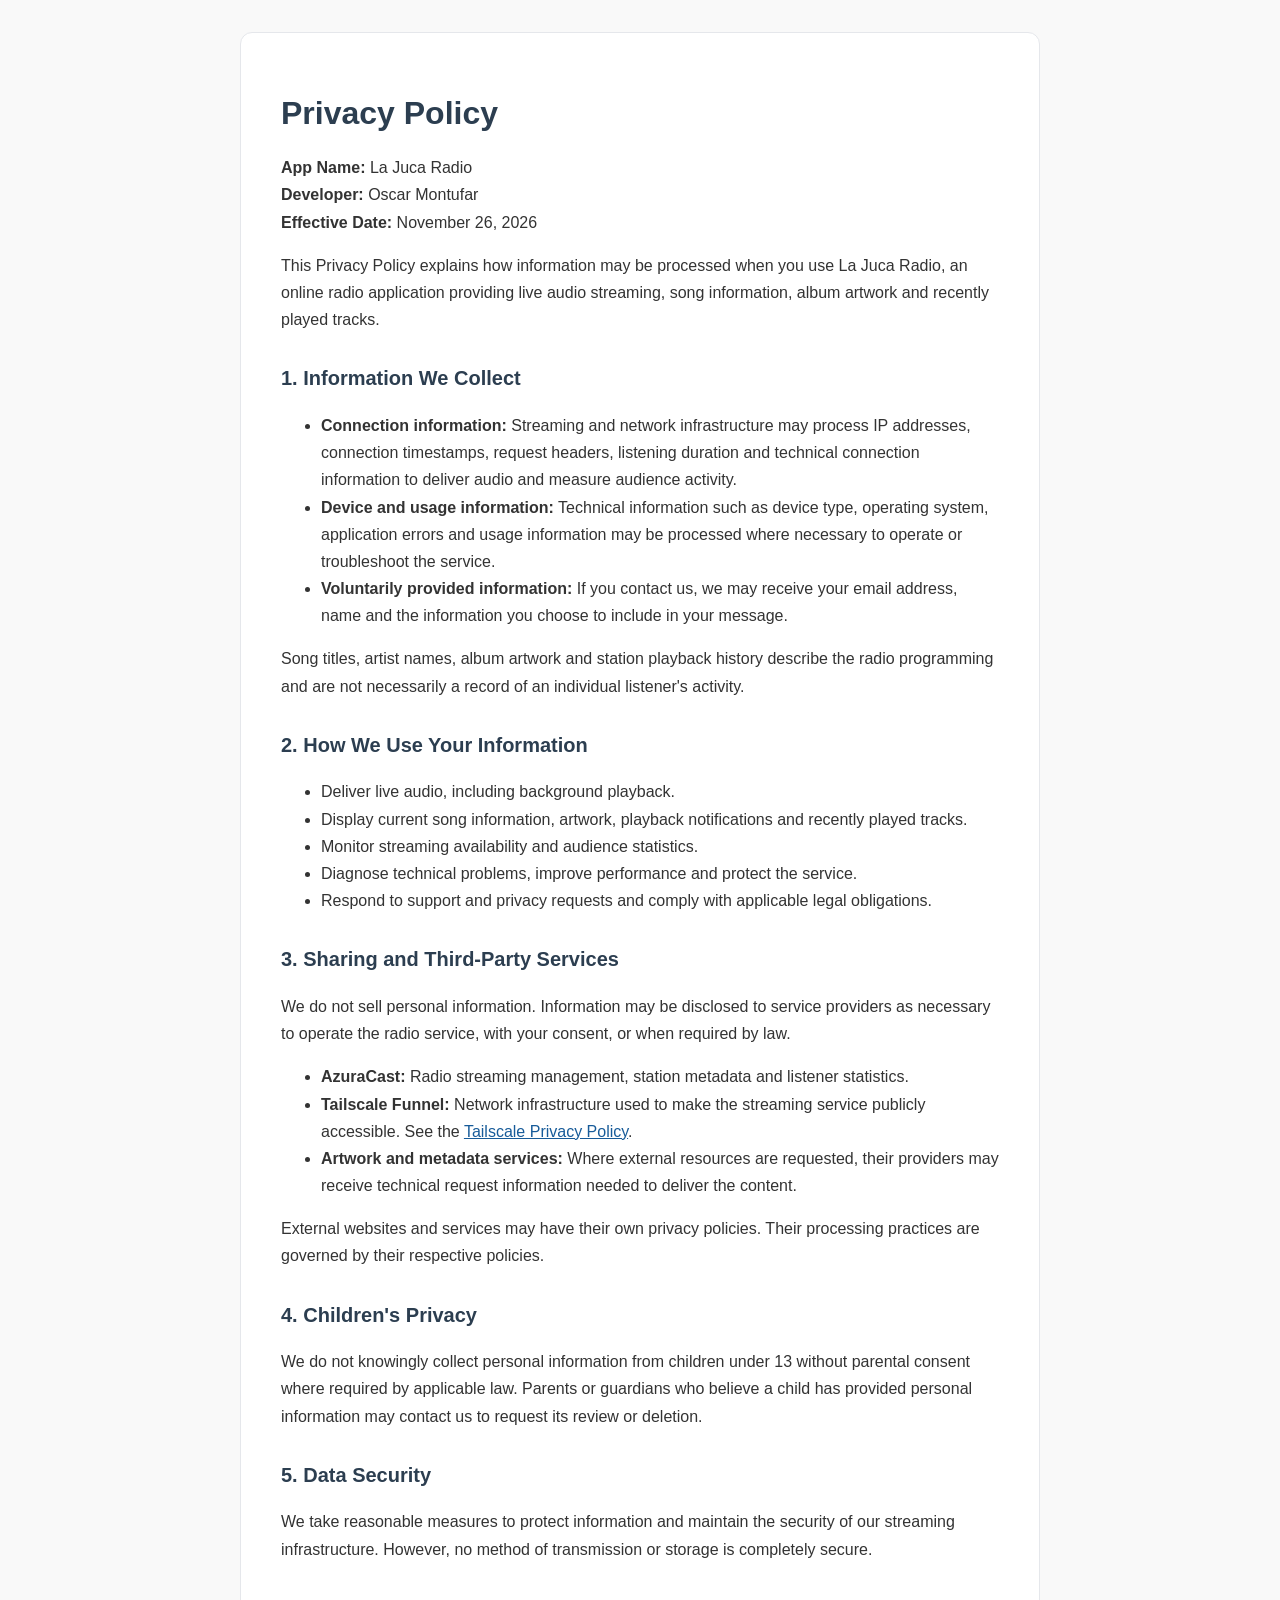
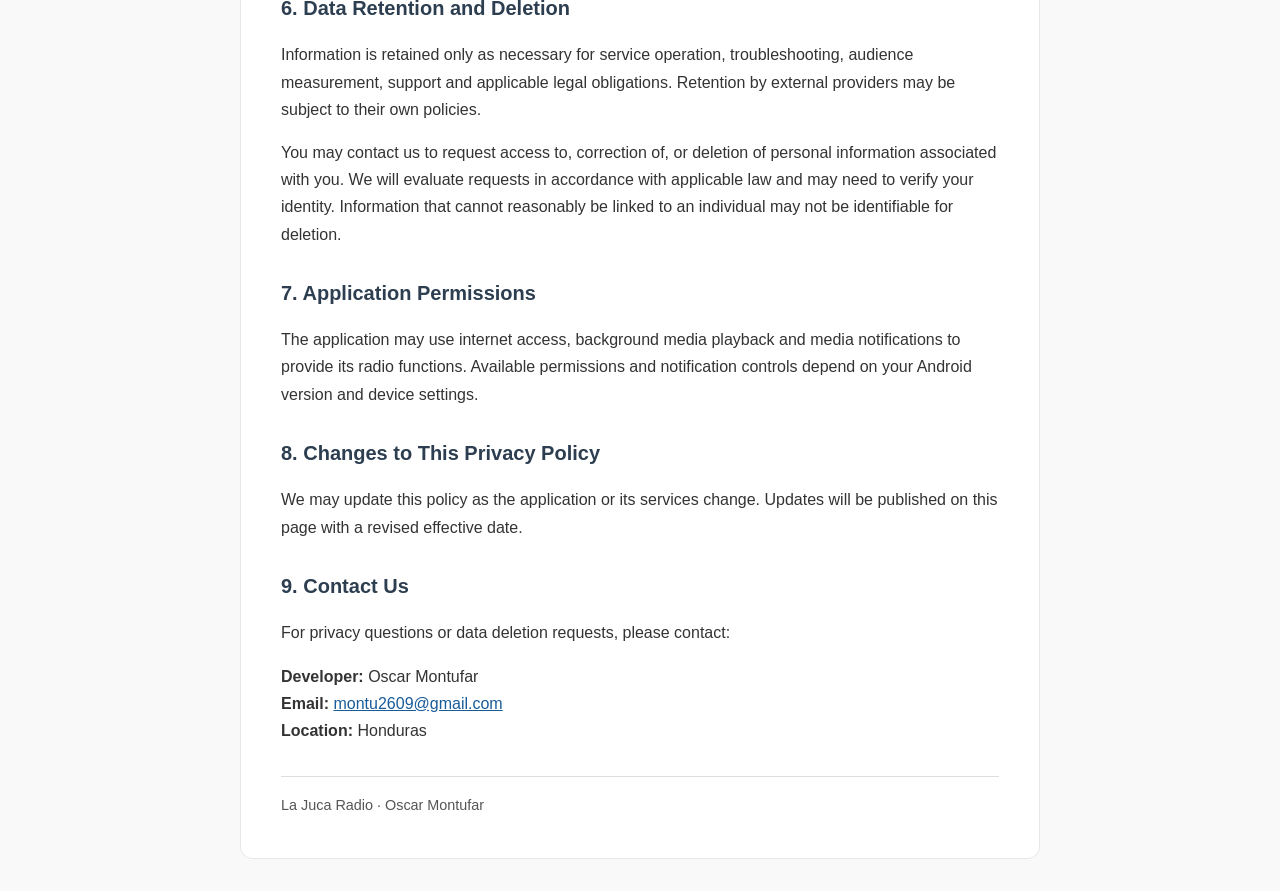
<file: PrivacyPolicy-LaJucaRadio.html>
<!DOCTYPE html>
<html lang="en">
<head>
<meta charset="UTF-8">
<meta name="viewport" content="width=device-width, initial-scale=1.0">
<title>Privacy Policy | La Juca Radio</title>
<style>
*{box-sizing:border-box}body{font-family:Arial,sans-serif;line-height:1.7;margin:0;background:#f9f9f9;color:#333}main{max-width:800px;margin:32px auto;padding:clamp(20px,5vw,40px);background:white;border:1px solid #e5e7eb;border-radius:12px}h1,h2{color:#2c3e50}h1{line-height:1.2}h2{font-size:1.25rem;margin-top:28px}a{color:#175b99;overflow-wrap:anywhere}footer{border-top:1px solid #ddd;margin-top:32px;padding-top:16px;color:#555;font-size:.9rem}@media(max-width:840px){main{margin:12px}}
</style>
</head>
<body><main>
<header><h1>Privacy Policy</h1>
<p><strong>App Name:</strong> La Juca Radio<br>
<strong>Developer:</strong> Oscar Montufar<br>
<strong>Effective Date:</strong> November 26, 2026</p></header>
<p>This Privacy Policy explains how information may be processed when you use La Juca Radio, an online radio application providing live audio streaming, song information, album artwork and recently played tracks.</p>
<h2>1. Information We Collect</h2>
<ul>
<li><strong>Connection information:</strong> Streaming and network infrastructure may process IP addresses, connection timestamps, request headers, listening duration and technical connection information to deliver audio and measure audience activity.</li>
<li><strong>Device and usage information:</strong> Technical information such as device type, operating system, application errors and usage information may be processed where necessary to operate or troubleshoot the service.</li>
<li><strong>Voluntarily provided information:</strong> If you contact us, we may receive your email address, name and the information you choose to include in your message.</li>
</ul>
<p>Song titles, artist names, album artwork and station playback history describe the radio programming and are not necessarily a record of an individual listener's activity.</p>
<h2>2. How We Use Your Information</h2>
<ul><li>Deliver live audio, including background playback.</li><li>Display current song information, artwork, playback notifications and recently played tracks.</li><li>Monitor streaming availability and audience statistics.</li><li>Diagnose technical problems, improve performance and protect the service.</li><li>Respond to support and privacy requests and comply with applicable legal obligations.</li></ul>
<h2>3. Sharing and Third-Party Services</h2>
<p>We do not sell personal information. Information may be disclosed to service providers as necessary to operate the radio service, with your consent, or when required by law.</p>
<ul><li><strong>AzuraCast:</strong> Radio streaming management, station metadata and listener statistics.</li><li><strong>Tailscale Funnel:</strong> Network infrastructure used to make the streaming service publicly accessible. See the <a href="https://tailscale.com/privacy-policy">Tailscale Privacy Policy</a>.</li><li><strong>Artwork and metadata services:</strong> Where external resources are requested, their providers may receive technical request information needed to deliver the content.</li></ul>
<p>External websites and services may have their own privacy policies. Their processing practices are governed by their respective policies.</p>
<h2>4. Children's Privacy</h2>
<p>We do not knowingly collect personal information from children under 13 without parental consent where required by applicable law. Parents or guardians who believe a child has provided personal information may contact us to request its review or deletion.</p>
<h2>5. Data Security</h2>
<p>We take reasonable measures to protect information and maintain the security of our streaming infrastructure. However, no method of transmission or storage is completely secure.</p>
<h2>6. Data Retention and Deletion</h2>
<p>Information is retained only as necessary for service operation, troubleshooting, audience measurement, support and applicable legal obligations. Retention by external providers may be subject to their own policies.</p>
<p>You may contact us to request access to, correction of, or deletion of personal information associated with you. We will evaluate requests in accordance with applicable law and may need to verify your identity. Information that cannot reasonably be linked to an individual may not be identifiable for deletion.</p>
<h2>7. Application Permissions</h2>
<p>The application may use internet access, background media playback and media notifications to provide its radio functions. Available permissions and notification controls depend on your Android version and device settings.</p>
<h2>8. Changes to This Privacy Policy</h2>
<p>We may update this policy as the application or its services change. Updates will be published on this page with a revised effective date.</p>
<h2>9. Contact Us</h2>
<p>For privacy questions or data deletion requests, please contact:</p>
<p><strong>Developer:</strong> Oscar Montufar<br><strong>Email:</strong> <a href="mailto:montu2609@gmail.com">montu2609@gmail.com</a><br><strong>Location:</strong> Honduras</p>
<footer>La Juca Radio &middot; Oscar Montufar</footer>
</main></body></html>
</file>
